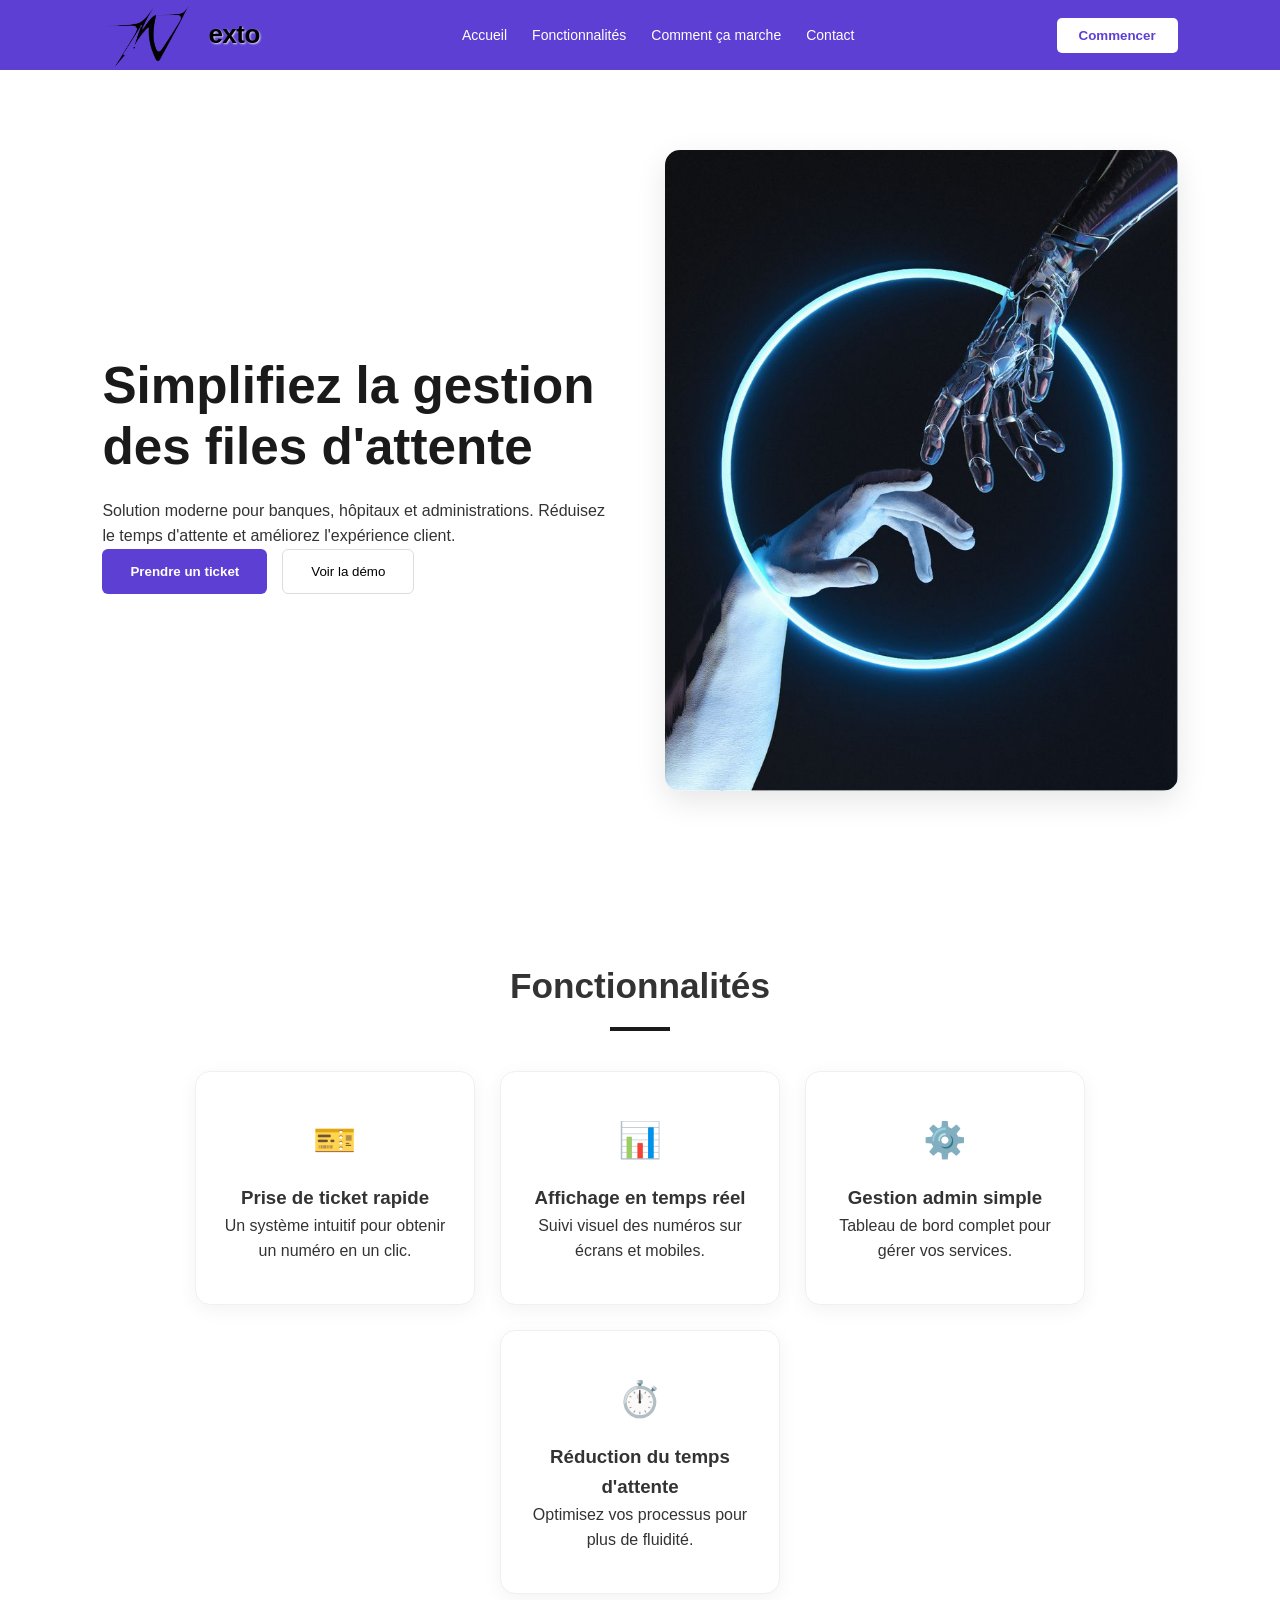
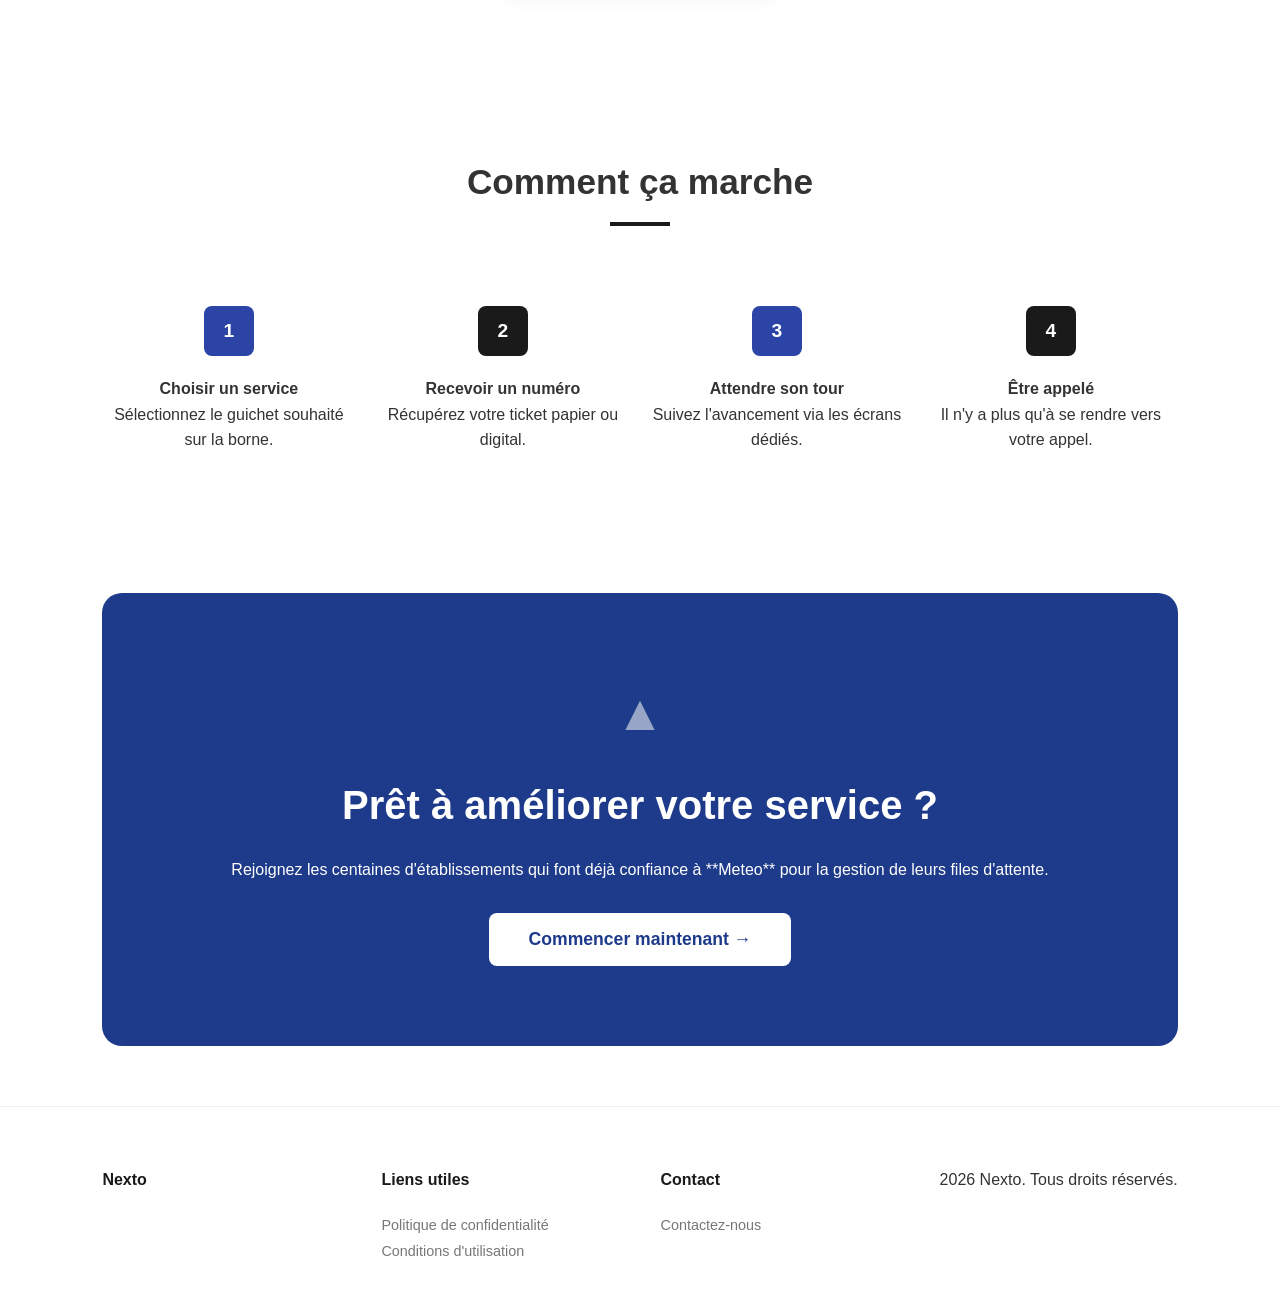
<file: nexto/index.html>
<!DOCTYPE html>
<html lang="fr">
<head>
    <meta charset="UTF-8">
    <meta name="viewport" content="width=device-width, initial-scale=1.0">
    <title>Gestion des Files d'Attente</title>
    <link rel="stylesheet" href="home.css">
</head>
<body> 
    <nav class="navbar">
<div class="logo">
            <img src="logo4.png" width="90px" alt="Logo"> <span class="logo-text">exto</span>
        </div>
<div class="menu">
            <a href="index.html">Accueil</a>
            <a href="#">Fonctionnalités</a>
            <a href="#">Comment ça marche</a>
            <a href="#">Contact</a>
        </div>
<button class="btn-commencer" onclick="startApp()">Commencer</button>
    </nav>

    <header class="hero">
        <div class="hero-text">
            <h1>Simplifiez la gestion des files d'attente</h1>
            <p>Solution moderne pour banques, hôpitaux et administrations. Réduisez le temps d'attente et améliorez l'expérience client.</p>
            <div class="hero-btns">
<button class="btn-primary" onclick="generateTicket()">Prendre un ticket</button>
<button class="btn-secondary" onclick="showDemo()">Voir la démo</button>
            </div>
        </div>
        <div class="hero-image">
            <img src="pic1.jpeg" alt="Interface Illustration">
        </div>
    </header>

    <main>
        <section class="section-title">
            <h2>Fonctionnalités</h2>
            <div class="underline"></div>
        </section>

        <section class="features">
            <div class="card">
                <div class="icon">🎫</div>
                <h3>Prise de ticket rapide</h3>
                <p>Un système intuitif pour obtenir un numéro en un clic.</p>
            </div>
            <div class="card">
                <div class="icon">📊</div> 
                <h3>Affichage en temps réel</h3>
                <p>Suivi visuel des numéros sur écrans et mobiles.</p>
            </div>
            <div class="card">
                <div class="icon">⚙️</div> 
                <h3>Gestion admin simple</h3>
                <p>Tableau de bord complet pour gérer vos services.</p>
            </div>
            <div class="card">
                <div class="icon">⏱️</div> 
                <h3>Réduction du temps d'attente</h3>
                <p>Optimisez vos processus pour plus de fluidité.</p>
            </div>
        </section>

        <section class="how-it-works">
            <div class="section-title">
                <h2>Comment ça marche</h2>
                <div class="underline"></div>
            </div>

            <div class="steps-container">
                <div class="step-card">
                    <div class="step-number blue-bg">1</div>
                    <h4>Choisir un service</h4>
                    <p>Sélectionnez le guichet souhaité sur la borne.</p>
                </div>

                <div class="step-card">
                    <div class="step-number black-bg">2</div>
                    <h4>Recevoir un numéro</h4>
                    <p>Récupérez votre ticket papier ou digital.</p>
                </div>

                <div class="step-card">
                    <div class="step-number blue-bg">3</div>
                    <h4>Attendre son tour</h4>
                    <p>Suivez l'avancement via les écrans dédiés.</p>
                </div>

                <div class="step-card">
                    <div class="step-number black-bg">4</div>
                    <h4>Être appelé</h4>
                    <p>Il n'y a plus qu'à se rendre vers votre appel.</p>
                </div>
            </div>
        </section>

        <section class="cta-blue">
            <div class="triangle-icon">▲</div> 
            <h2>Prêt à améliorer votre service ?</h2>
            <p>Rejoignez les centaines d'établissements qui font déjà confiance à **Meteo** pour la gestion de leurs files d'attente.</p>
<button class="btn-white" onclick="startApp()">Commencer maintenant &rarr;</button>
        </section>
    </main>

<footer class="footer-container">
    <div class="footer-col">
        <h4>Nexto</h4>
    </div>
    <div class="footer-col">
        <h4>Liens utiles</h4>
        <ul>
            <li><a href="#">Politique de confidentialité</a></li>
            <li><a href="#">Conditions d'utilisation</a></li>
        </ul>
    </div>
    <div class="footer-col">
        <h4>Contact</h4>
        <ul>
            <li><a href="#">Contactez-nous</a></li>
        </ul>
    </div>
    <div class="copyright">
        2026 Nexto. Tous droits réservés.
    </div>
</footer>

<script>
function generateTicket() {
  alert("Votre ticket A001 a été généré ! Redirection...");
  window.location.href = "ticket.html";
}
function showDemo() {
  alert("Démo en cours...");
  window.location.href = "nexto.html";
}
function startApp() {
  window.location.href = "nexto.html";
}
</script>
</file>
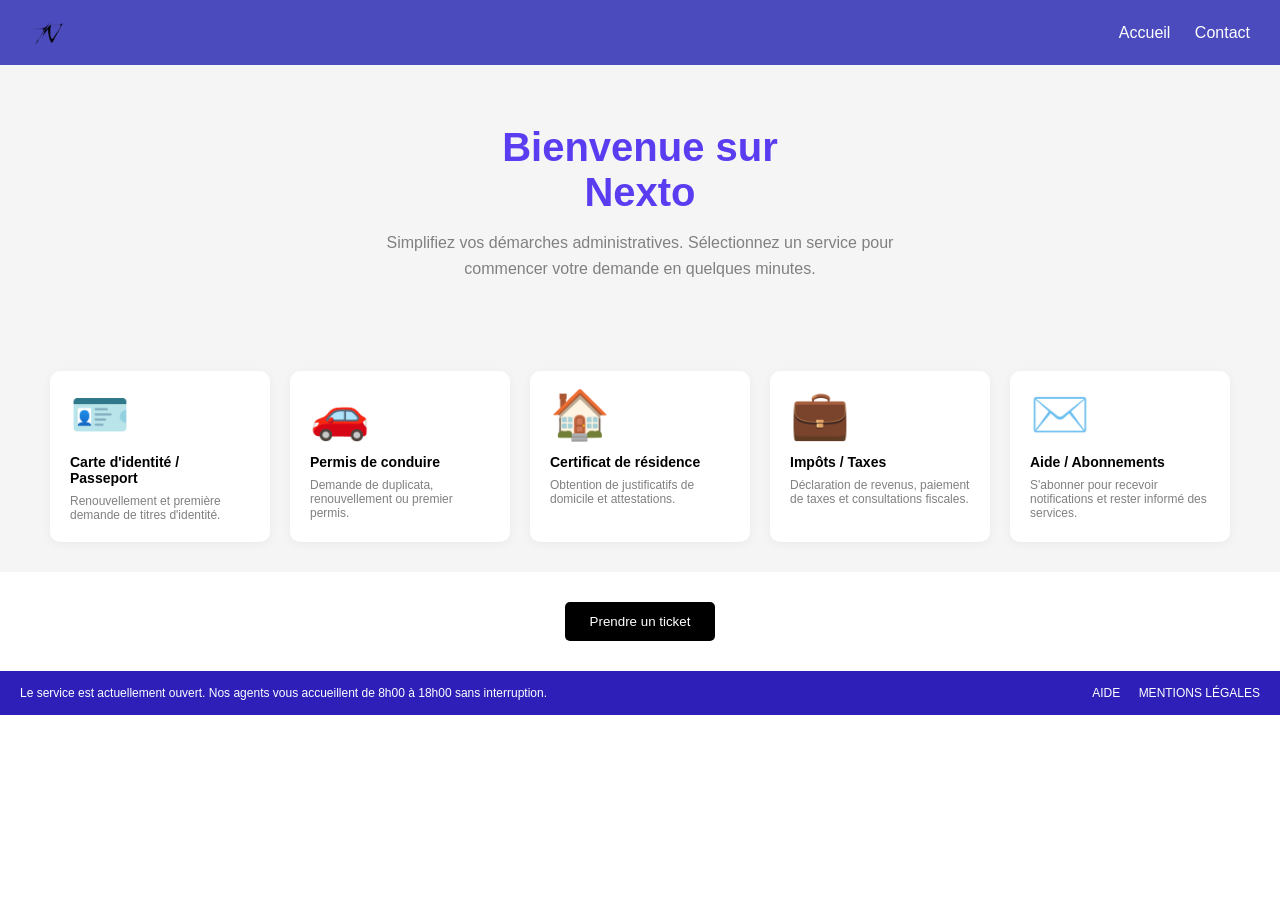
<file: nexto/attende.html>
<!DOCTYPE html>
<html lang="fr">
<head>
  <meta charset="UTF-8">
  <meta name="viewport" content="width=device-width, initial-scale=1.0">
  <title>Services - Nexto</title>
  <link rel="stylesheet" href="style.css">
</head>
<body>

  <!-- Navbar -->
  <header class="navbar">
    <div class="logo"><img src="logo4.png" alt="Nexto"></div>
  
    <nav>
      <a href="index.html">Accueil</a>
      <a href="contact.html">Contact</a>
    </nav>
  </header>

  <!-- Hero -->
  <section class="hero">
    <h1>Bienvenue sur<br><span>Nexto</span></h1>
    <p>
      Simplifiez vos démarches administratives. Sélectionnez un service pour
      <br>commencer votre demande en quelques minutes.
    </p>
  </section>

  <!-- Cards avec emojis -->
  <section class="cards">

    <div class="card">
      <div class="icon">🪪</div>
      <h3>Carte d'identité / Passeport</h3>
      <p>Renouvellement et première demande de titres d'identité.</p>
    </div>

    <div class="card">
      <div class="icon">🚗</div>
      <h3>Permis de conduire</h3>
      <p>Demande de duplicata, renouvellement ou premier permis.</p>
    </div>

    <div class="card">
      <div class="icon">🏠</div>
      <h3>Certificat de résidence</h3>
      <p>Obtention de justificatifs de domicile et attestations.</p>
    </div>

    <div class="card">
      <div class="icon">💼</div>
      <h3>Impôts / Taxes</h3>
      <p>Déclaration de revenus, paiement de taxes et consultations fiscales.</p>
    </div>

    <div class="card">
      <div class="icon">✉️</div>
      <h3>Aide / Abonnements</h3>
      <p>S'abonner pour recevoir notifications et rester informé des services.</p>
    </div>

  </section>

  <!-- Button sous cards -->
  <div class="btn-container">
    <a href="ticket.html">
      <button>Prendre un ticket</button>
    </a>
  </div>

  <!-- Footer -->
  <footer class="footer">
    <p>Le service est actuellement ouvert. Nos agents vous accueillent de 8h00 à 18h00 sans interruption.</p>
    <div class="links">
      <a href="contact.html">AIDE</a>
      <a href="#">MENTIONS LÉGALES</a>
    </div>
  </footer>

</body>
</html>
</file>
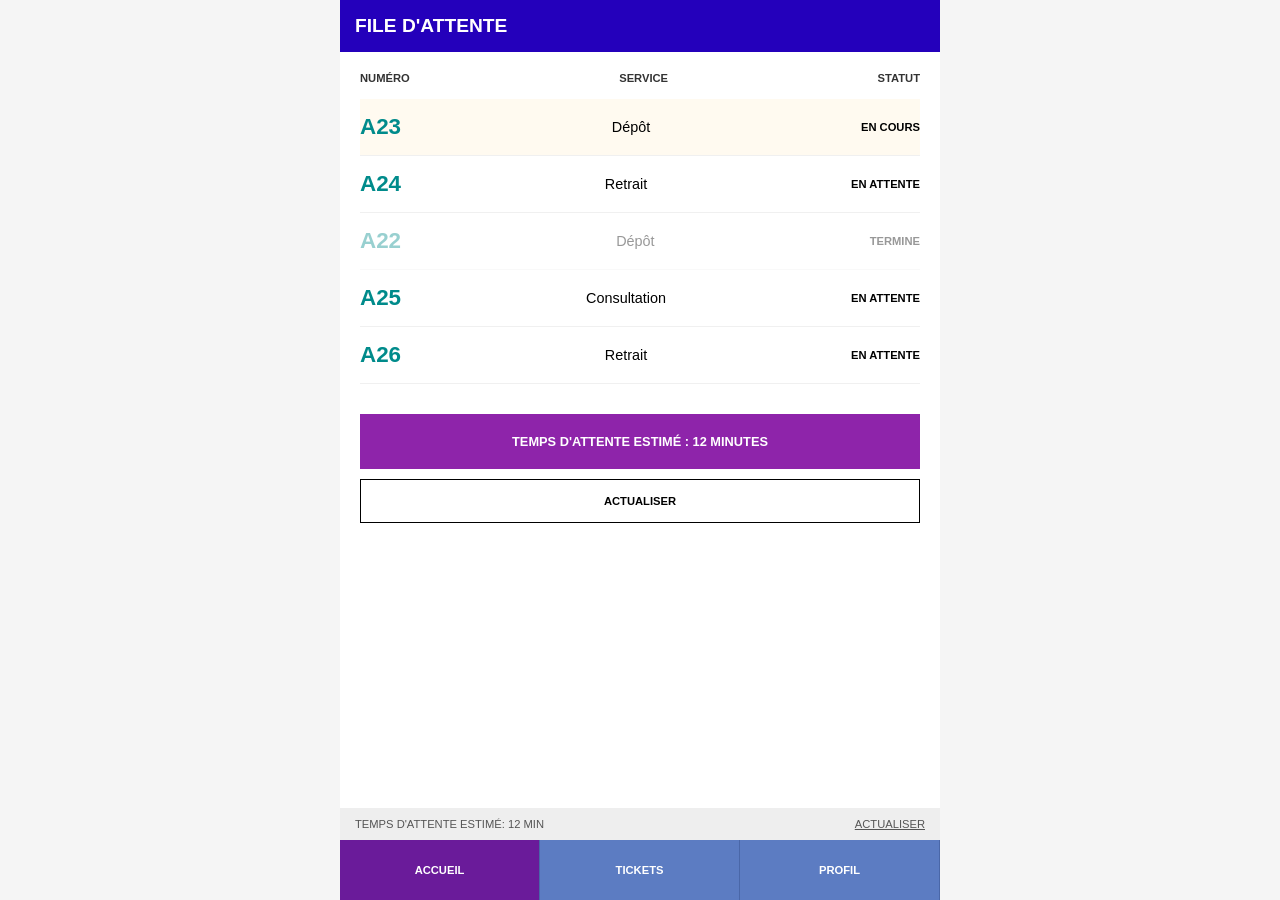
<file: nexto/file-attende.html>
<!DOCTYPE html>
<html lang="fr">
<head>
    <meta charset="UTF-8">
    <meta name="viewport" content="width=device-width, initial-scale=1.0">
    <title>Nexto - File d'Attente</title>
    <link rel="stylesheet" href="core.css">
</head>
<body>

    <div class="container">
        <header class="header">
            FILE D'ATTENTE
        </header>

        <main class="content">
            <div class="table-header">
                <span>NUMÉRO</span>
                <span>SERVICE</span>
                <span>STATUT</span>
            </div>

            <div class="list-item active">
                <span class="ticket-id">A23</span>
                <span class="service-name">Dépôt</span>
                <span class="status in-progress">EN COURS</span>
            </div>

            <div class="list-item">
                <span class="ticket-id">A24</span>
                <span class="service-name">Retrait</span>
                <span class="status waiting">EN ATTENTE</span>
            </div>

            <div class="list-item dimmed">
                <span class="ticket-id">A22</span>
                <span class="service-name">Dépôt</span>
                <span class="status finished">TERMINE</span>
            </div>

            <div class="list-item">
                <span class="ticket-id">A25</span>
                <span class="service-name">Consultation</span>
                <span class="status waiting">EN ATTENTE</span>
            </div>

            <div class="list-item">
                <span class="ticket-id">A26</span>
                <span class="service-name">Retrait</span>
                <span class="status waiting">EN ATTENTE</span>
            </div>

            <div class="info-box">
                TEMPS D'ATTENTE ESTIMÉ : 12 MINUTES
            </div>
            <button class="refresh-btn">ACTUALISER</button>
        </main>

        <footer class="footer">
            <div class="footer-top">
                <span>TEMPS D'ATTENTE ESTIMÉ: 12 MIN</span>
                <span class="small-refresh">ACTUALISER</span>
            </div>
            <nav class="nav-bar">
                <div class="nav-item active-nav">ACCUEIL</div>
                <div class="nav-item">TICKETS</div>
                <div class="nav-item">PROFIL</div>
            </nav>
        </footer>
    </div>

</body>
</html>
</file>
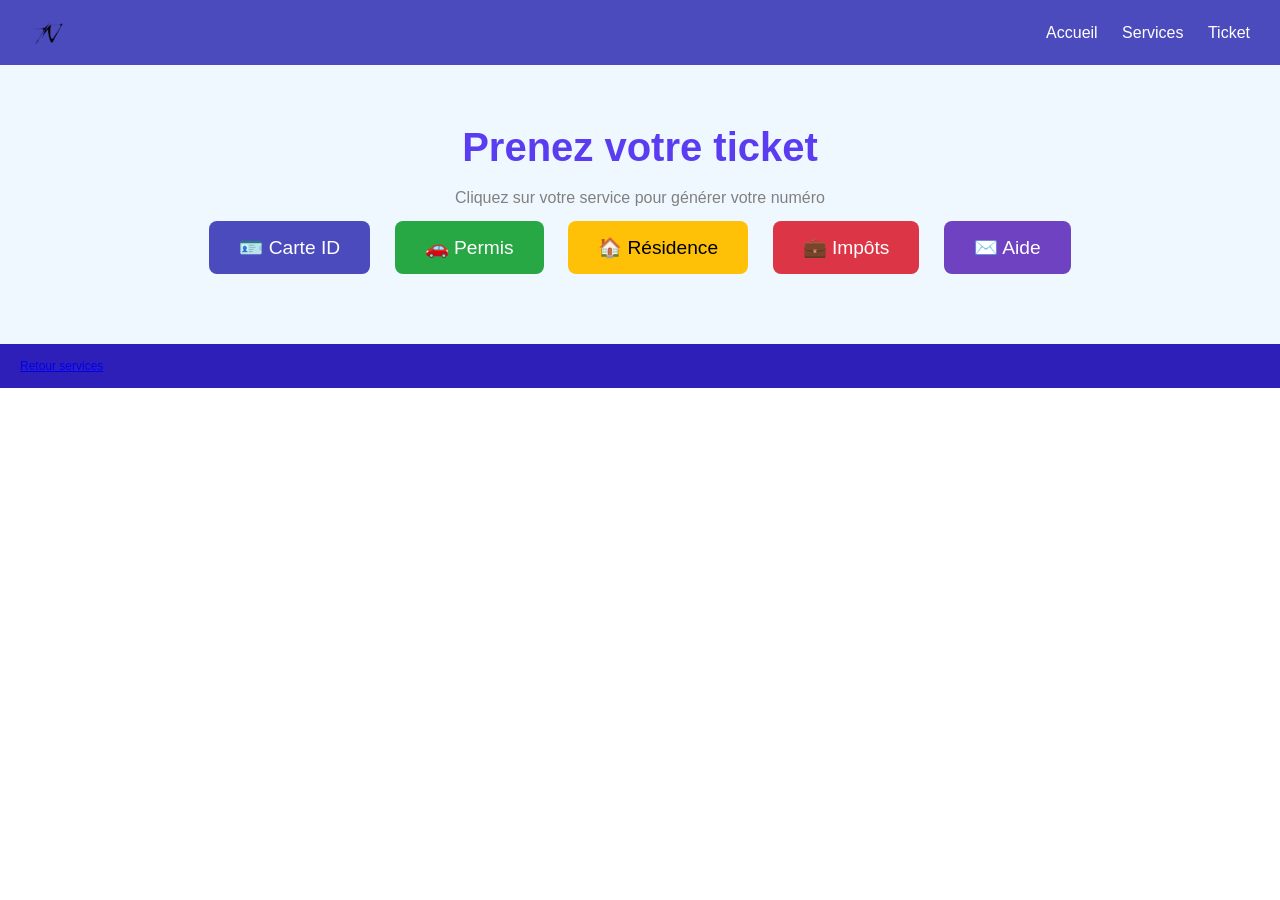
<file: nexto/ticket.html>
<!DOCTYPE html>
<html lang="fr">
<head>
  <meta charset="UTF-8">
  <meta name="viewport" content="width=device-width, initial-scale=1.0">
  <title>Prendre un ticket - Nexto</title>
  <link rel="stylesheet" href="style.css">
</head>
<body>
  <header class="navbar">
    <div class="logo"><img src="logo4.png" alt="Nexto"></div>
    <nav>
      <a href="index.html">Accueil</a>
      <a href="attende.html">Services</a>
      <a href="ticket.html">Ticket</a>
    </nav>
  </header>

  <section class="hero" style="background: #f0f8ff; padding: 60px 20px; text-align: center;">
    <h1>Prenez votre ticket</h1>
    <p>Cliquez sur votre service pour générer votre numéro</p>
    <button onclick="generateTicket('A001', '🪪 Carte d\'identité')" style="margin: 10px; padding: 15px 30px; font-size: 1.2rem; background: #4b4bbd; color: white; border: none; border-radius: 8px;">🪪 Carte ID</button>
    <button onclick="generateTicket('B002', '🚗 Permis')" style="margin: 10px; padding: 15px 30px; font-size: 1.2rem; background: #28a745; color: white; border: none; border-radius: 8px;">🚗 Permis</button>
    <button onclick="generateTicket('C003', '🏠 Résidence')" style="margin: 10px; padding: 15px 30px; font-size: 1.2rem; background: #ffc107; color: black; border: none; border-radius: 8px;">🏠 Résidence</button>
    <button onclick="generateTicket('D004', '💼 Impôts')" style="margin: 10px; padding: 15px 30px; font-size: 1.2rem; background: #dc3545; color: white; border: none; border-radius: 8px;">💼 Impôts</button>
    <button onclick="generateTicket('E005', '✉️ Aide')" style="margin: 10px; padding: 15px 30px; font-size: 1.2rem; background: #6f42c1; color: white; border: none; border-radius: 8px;">✉️ Aide</button>
  </section>

  <footer class="footer" style="text-align: center;">
    <p><a href="attende.html">Retour services</a></p>
  </footer>

  <script>
    function generateTicket(code, service) {
      alert(`🎫 Ticket généré: ${code}\nService: ${service}\nAttendez votre tour!`);
    }
  </script>
</body>
</html>
</file>
<file: nexto/home.css>
* {
    margin: 0;
    padding: 0;
    box-sizing: border-box;
    font-family: 'Segoe UI', Tahoma, Geneva, sans-serif;
}

body {
    background-color: #ffffff;
    color: #333;
    line-height: 1.6;
}


.navbar {
    display: flex;
    justify-content: space-between;
    align-items: center;
    padding: 15px 8%;
    background-color: #5d3fd3;
    color: white;
    position: sticky;
    top: 0;
    z-index: 1000;
    height: 70px;
}

.navbar .menu {
    flex-shrink: 0;
}

.menu {
    display: flex;
    gap: 25px;
}

.menu a {
    color: white;
    text-decoration: none;
    font-size: 14px;
    font-weight: 500;
}

.btn-commencer {
    background-color: #fff;
    color: #5d3fd3;
    padding: 10px 22px;
    border-radius: 5px;
    font-weight: bold;
    border: none;
    cursor: pointer;
}


.hero {
    display: flex;
    align-items: center;
    padding: 80px 8%;
    gap: 50px;
}

.hero-text { flex: 1; }

.hero-text h1 {
    font-size: 3.2rem;
    font-weight: 800;
    line-height: 1.2;
    margin-bottom: 20px;
    color: #1a1a1a;
}

.hero-btns { display: flex; gap: 15px; }

.btn-primary {
    background-color: #5d3fd3;
    color: white;
    padding: 14px 28px;
    border: none;
    border-radius: 6px;
    cursor: pointer;
    font-weight: 600;
}

.btn-secondary {
    background: white;
    border: 1px solid #ddd;
    padding: 14px 28px;
    border-radius: 6px;
    cursor: pointer;
}

.hero-image { flex: 1; text-align: right; }
.hero-image img {
    max-width: 100%;
    border-radius: 15px;
    box-shadow: 0 10px 30px rgba(0,0,0,0.1);
}

.section-title {
    text-align: center;
    margin: 80px 0 40px;
}

.section-title h2 { font-size: 2.2rem; font-weight: 700; }

.underline {
    width: 60px;
    height: 4px;
    background: #1a1a1a;
    margin: 12px auto;
}


.features {
    display: flex;
    justify-content: center;
    gap: 25px;
    padding: 0 8% 80px;
    flex-wrap: wrap;
}

.card {
    background: #fff;
    border: 1px solid #f0f0f0;
    padding: 40px 25px;
    width: 280px;
    text-align: center;
    border-radius: 15px;
    box-shadow: 0 5px 20px rgba(0,0,0,0.05);
    transition: all 0.3s ease;
    opacity: 1;
    transform: translateY(0);
    animation: bounceIn 0.8s ease-out;
}

@keyframes bounceIn {
  0% { 
    opacity: 0;
    transform: scale(0.3) translateY(30px);
  }
  50% {
    opacity: 1;
    transform: scale(1.05);
  }
  70% {
    transform: scale(0.9);
  }
  100% {
    opacity: 1;
    transform: scale(1) translateY(0);
  }
}

.features .card:nth-child(1) { animation-delay: 0.1s; }
.features .card:nth-child(2) { animation-delay: 0.2s; }
.features .card:nth-child(3) { animation-delay: 0.3s; }
.features .card:nth-child(4) { animation-delay: 0.4s; }

.steps-container .step-card:nth-child(1) { animation-delay: 0.2s; }
.steps-container .step-card:nth-child(2) { animation-delay: 0.4s; }
.steps-container .step-card:nth-child(3) { animation-delay: 0.6s; }
.steps-container .step-card:nth-child(4) { animation-delay: 0.8s; }

@keyframes slideInUp {
  to {
    opacity: 1;
    transform: translateY(0);
  }
}

.card .icon { font-size: 35px; margin-bottom: 15px; }

 
.steps-container {
    display: flex;
    justify-content: space-between;
    gap: 20px;
    padding: 40px 8% 80px;
    flex-wrap: wrap;
}

.step-card {
    flex: 1;
    min-width: 220px;
    text-align: center;
    opacity: 0;
    transform: translateY(30px);
    animation: bounceIn 0.8s ease-out forwards;
}

.step-number {
    width: 50px;
    height: 50px;
    color: white;
    display: flex;
    align-items: center;
    justify-content: center;
    margin: 0 auto 20px;
    border-radius: 8px;
    font-weight: bold;
    font-size: 1.2rem;
}

.blue-bg { background-color: #2b44a5; }
.black-bg { background-color: #1a1a1a; }


.cta-blue {
    background-color: #1e3a8a;
    color: white;
    margin: 60px 8%;
    padding: 80px 40px;
    text-align: center;
    border-radius: 20px;
    position: relative;
}

.triangle-icon {
    font-size: 50px;
    margin-bottom: 20px;
    color: #cbd5e1;
    opacity: 0.7;
}

.cta-blue h2 { font-size: 2.5rem; margin-bottom: 20px; font-weight: 700; }

.btn-white {
    background: white;
    color: #1e3a8a;
    padding: 16px 40px;
    border: none;
    border-radius: 8px;
    font-weight: 700;
    margin-top: 30px;
    cursor: pointer;
    font-size: 1.1rem;
}

/* 8. Footer (3 Columns) */
footer {
    border-top: 1px solid #eee;
    padding: 60px 8% 40px;
}

.footer-container {
    display: flex;
    justify-content: space-between;
    align-items: flex-start;
    gap: 40px;
}

.footer-col { flex: 1; }

.footer-col h4 { margin-bottom: 20px; font-weight: 700; color: #1a1a1a; }

.footer-col ul { list-style: none; }

.footer-col a { text-decoration: none; color: #777; font-size: 0.9rem; }

/* 9. Responsive */
.logo {
    display: flex;
    align-items: center;
    gap: 16px;
}

.logo-text {
    font-size: 26px;
    font-weight: 900;
    color: black;
    text-shadow: 1px 1px 2px rgba(255,255,255,0.8);
    letter-spacing: -0.5px;
}

@media (max-width: 900px) {
    .hero, .features, .steps-container, .footer-container {
        flex-direction: column;
        text-align: center;
    }
    .hero-image { order: -1; margin-bottom: 30px; }
    .hero-btns { justify-content: center; }
}
</file>
<file: nexto/style.css>
/* Reset */
* {
  margin: 0;
  padding: 0;
  box-sizing: border-box;
  font-family: Arial, sans-serif;
}

/* Navbar */
.navbar {
  background: #4b4bbd;
  color: white;
  display: flex;
  justify-content: space-between;
  align-items: center;
  padding: 15px 30px;
}

.logo {
  width: 35px;
  height: 35px;
  display: flex;
  align-items: center;
  justify-content: center;
}

.logo img {
  width: 100%;
  height: 100%;
  object-fit: cover;
  border-radius: 50%;
}

.navbar a {
  color: white;
  text-decoration: none;
  margin-left: 20px;
}

/* Hero */
.hero {
  text-align: center;
  padding: 60px 20px;
  background: #f5f5f5;
}

.hero h1 {
  font-size: 40px;
  color: #5a3df0;
}

.hero span {
  color: #5a3df0;
}

.hero p {
  margin-top: 15px;
  color: gray;
  line-height: 1.6;
}

/* Cards */
.cards {
  display: flex;
  justify-content: center;
  gap: 20px;
  padding: 30px;
  flex-wrap: wrap;
  background: #f5f5f5;
}

.card {
  background: white;
  width: 220px;
  padding: 20px;
  border-radius: 10px;
  text-align: left;
  box-shadow: 0 2px 10px rgba(0,0,0,0.05);
}

.icon {
  font-size: 3rem;
  display: block;
  margin: 0 auto 15px;
  line-height: 1;
}

.card h3 {
  font-size: 14px;
  margin-bottom: 8px;
}

.card p {
  font-size: 12px;
  color: gray;
}

/* Button */
.btn-container {
  text-align: center;
  margin: 30px;
}

button {
  background: black;
  color: white;
  padding: 12px 25px;
  border: none;
  border-radius: 5px;
  cursor: pointer;
}

/* Footer */
.footer {
  background: #2d1fb8;
  color: white;
  display: flex;
  justify-content: space-between;
  padding: 15px 20px;
  font-size: 12px;
}

.footer .links a {
  color: white;
  margin-left: 15px;
  text-decoration: none;
}
</file>
<file: nexto/core.css>
* {
    margin: 0;
    padding: 0;
    box-sizing: border-box;
    font-family: Arial, sans-serif;
}

body {
    background-color: #f5f5f5;
    display: flex;
    justify-content: center;
}

.container {
    width: 100%;
    max-width: 600px;
    background-color: white;
    min-height: 100vh;
    display: flex;
    flex-direction: column;
}

/* Header */
.header {
    background-color: #2400bb;
    color: white;
    padding: 15px;
    font-weight: bold;
    font-size: 1.2rem;
    text-align: left;
}

/* Content Area */
.content {
    padding: 20px;
    flex-grow: 1;
}

.table-header {
    display: flex;
    justify-content: space-between;
    font-size: 0.7rem;
    font-weight: bold;
    color: #333;
    margin-bottom: 15px;
}

.list-item {
    display: flex;
    justify-content: space-between;
    align-items: center;
    padding: 15px 0;
    border-bottom: 1px solid #f0f0f0;
}

.ticket-id {
    font-weight: 800;
    font-size: 1.4rem;
    color: #008b8b;
}

.service-name {
    font-size: 0.9rem;
}

.status {
    font-size: 0.7rem;
    font-weight: bold;
}

/* Special Row Styles */
.active {
    background-color: #fffaf0; /* Light highlight for the active one */
}

.in-progress {
    color: #000;
}

.dimmed {
    opacity: 0.4;
}

/* Buttons and Boxes */
.info-box {
    background-color: #8e24aa;
    color: white;
    padding: 20px;
    text-align: center;
    margin-top: 30px;
    font-size: 0.8rem;
    font-weight: bold;
}

.refresh-btn {
    width: 100%;
    padding: 15px;
    margin-top: 10px;
    background-color: #fff;
    border: 1px solid #000;
    font-weight: bold;
    cursor: pointer;
    font-size: 0.7rem;
}

/* Footer Section */
.footer {
    width: 100%;
    background-color: #eee;
}

.footer-top {
    display: flex;
    justify-content: space-between;
    padding: 10px 15px;
    font-size: 0.7rem;
    color: #555;
}

.small-refresh {
    text-decoration: underline;
}

.nav-bar {
    display: flex;
    height: 60px;
}

.nav-item {
    flex: 1;
    display: flex;
    align-items: center;
    justify-content: center;
    font-size: 0.7rem;
    font-weight: bold;
    color: #fff;
    background-color: #5c7cc2; /* Light blue */
    border-right: 1px solid #4a67a8;
}

.active-nav {
    background-color: #6a1b9a; /* Darker Purple */
}
</file>
